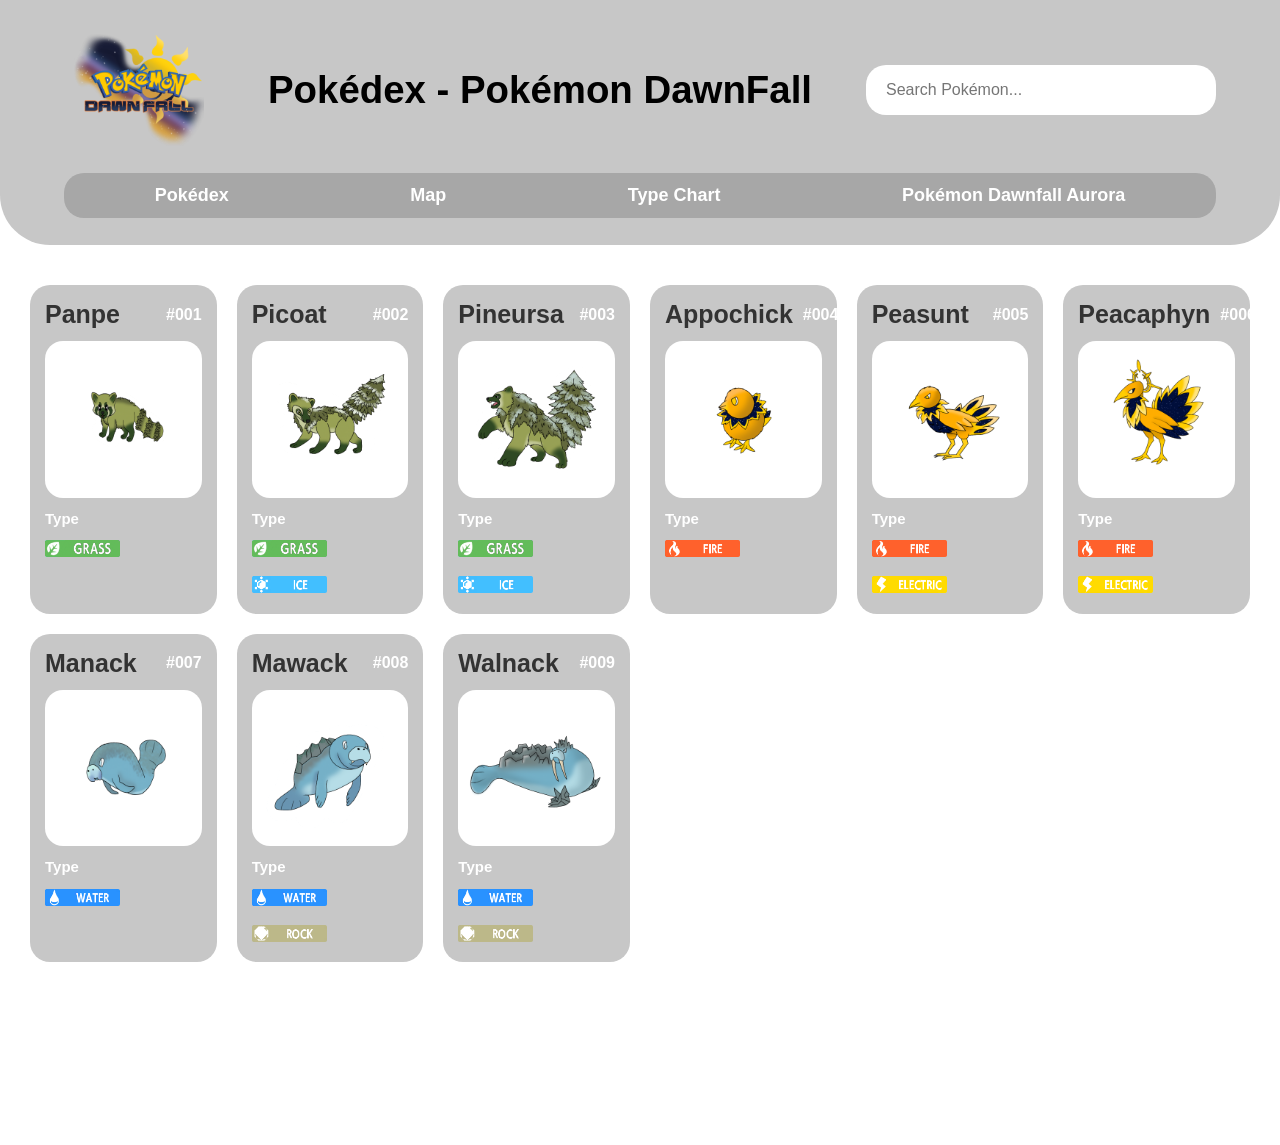
<file: index.html>
<!DOCTYPE html>
<html lang="en">
<head>
    <meta charset="UTF-8">
    <meta name="viewport" content="width=device-width, initial-scale=1.0">
    <title>Pokédex - Pokémon DawnFall</title>
    <link rel="stylesheet" href="Css/style.css">
    <link rel="stylesheet" href="Css/variaveis.css">
    <link rel="icon" href="Img/Logos/LogoDawn-Fall.png" type="favicon">
</head>
<body>

    <header>
        <a href="index.html" class="logo">
            <img src="Img/Logos/LogoDawn-Fall.png" alt="Pokémon Dawn Fall Logo">
        </a>
        <h1>Pokédex - Pokémon DawnFall</h1>
        <input type="text" id="pesquisa" placeholder="Search Pokémon...">
        <nav>
            <a href="index.html">Pokédex</a>
            <a href="#">Map</a>
            <a href="#">Type Chart</a>
            <a href="Pages/Aurora.html">Pokémon Dawnfall Aurora</a>
        </nav>
    </header>
    <main class="pokedex">
        <section class="pokemon-card" id="Panpe">
            <div class="pokemon-header">
                <h2>Panpe</h2>
                <span class="pokemon-number">#001</span>
            </div>
            <picture class="pokemon-artwork">
                <img src="Img/Pokémons/Panpe.png" alt="Panpe Pokémon">
            </picture>
            <div class="pokemon-info">
                <span class="info-label">Type</span>
                <div class="pokemon-types">
                    <img class="types" src="Img/Type Icons/Grass.png" alt="Grass">
                </div>
            </div>
        </section>
        <section class="pokemon-card" id="Picoat">
            <div class="pokemon-header">
                <h2>Picoat</h2>
                <span class="pokemon-number">#002</span>
            </div>
            <picture class="pokemon-artwork">
                <img src="Img/Pokémons/Picoat.png" alt="Picoat Pokémon">
            </picture>
            <div class="pokemon-info">
                <span class="info-label">Type</span>
                <div class="pokemon-types">
                    <img class="types" src="Img/Type Icons/Grass.png" alt="Grass">
                    <img class="types" src="Img/Type Icons/Ice.png" alt="Ice">
                </div>
            </div>
        </section>
        <section class="pokemon-card" id="Pineursa">
            <div class="pokemon-header">
                <h2>Pineursa</h2>
                <span class="pokemon-number">#003</span>
            </div>
            <picture class="pokemon-artwork">
                <img src="Img/Pokémons/Pineursa.png" alt="Pineursa Pokémon">
            </picture>
            <div class="pokemon-info">
                <span class="info-label">Type</span>
                <div class="pokemon-types">
                    <img class="types" src="Img/Type Icons/Grass.png" alt="Grass">
                    <img class="types" src="Img/Type Icons/Ice.png" alt="Ice">
                </div>
            </div>
        </section>
         <section class="pokemon-card" id="Appochick">
            <div class="pokemon-header">
                <h2>Appochick</h2>
                <span class="pokemon-number">#004</span>
            </div>
            <picture class="pokemon-artwork">
                <img src="Img/Pokémons/Appochick.png" alt="Appochick Pokémon">
            </picture>
            <div class="pokemon-info">
                <span class="info-label">Type</span>
                <div class="pokemon-types">
                    <img class="types" src="Img/Type Icons/Fire.png" alt="Fire">
                </div>
            </div>
        </section>
         <section class="pokemon-card" id="Peasunt">
            <div class="pokemon-header">
                <h2>Peasunt</h2>
                <span class="pokemon-number">#005</span>
            </div>
            <picture class="pokemon-artwork">
                <img src="Img/Pokémons/Peasunt.png" alt="Peasunt Pokémon">
            </picture>
            <div class="pokemon-info">
                <span class="info-label">Type</span>
                <div class="pokemon-types">
                    <img class="types" src="Img/Type Icons/Fire.png" alt="Fire">
                    <img class="types" src="Img/Type Icons/Electric.png" alt="Electric">
                </div>
            </div>
        </section>
        <section class="pokemon-card" id="Peacaphyn">
            <div class="pokemon-header">
                <h2>Peacaphyn</h2>
                <span class="pokemon-number">#006</span>
            </div>
            <picture class="pokemon-artwork">
                <img src="Img/Pokémons/Peacaphyn.png" alt="Peacaphyn Pokémon">
            </picture>
            <div class="pokemon-info">
                <span class="info-label">Type</span>
                <div class="pokemon-types">
                    <img class="types" src="Img/Type Icons/Fire.png" alt="Fire">
                    <img class="types" src="Img/Type Icons/Electric.png" alt="Electric">
                </div>
            </div>
        </section>
         <section class="pokemon-card" id="Manack">
            <div class="pokemon-header">
                <h2>Manack</h2>
                <span class="pokemon-number">#007</span>
            </div>
            <picture class="pokemon-artwork">
                <img src="Img/Pokémons/Manack.png" alt="Manack Pokémon">
            </picture>
            <div class="pokemon-info">
                <span class="info-label">Type</span>
                <div class="pokemon-types">
                    <img class="types" src="Img/Type Icons/Water.png" alt="Water">
                </div>
            </div>
        </section>
         <section class="pokemon-card" id="Mawack">
            <div class="pokemon-header">
                <h2>Mawack</h2>
                <span class="pokemon-number">#008</span>
            </div>
            <picture class="pokemon-artwork">
                <img src="Img/Pokémons/Mawack.png" alt="Mawack Pokémon">
            </picture>
            <div class="pokemon-info">
                <span class="info-label">Type</span>
                <div class="pokemon-types">
                    <img class="types" src="Img/Type Icons/Water.png" alt="Water">
                    <img class="types" src="Img/Type Icons/Rock.png" alt="Rock">
                </div>
            </div>
        </section>
         <section class="pokemon-card" id="Walnack">
            <div class="pokemon-header">
                <h2>Walnack</h2>
                <span class="pokemon-number">#009</span>
            </div>
            <picture class="pokemon-artwork">
                <img src="Img/Pokémons/Walnack.png" alt="Walnack Pokémon">
            </picture>
            <div class="pokemon-info">
                <span class="info-label">Type</span>
                <div class="pokemon-types">
                    <img class="types" src="Img/Type Icons/Water.png" alt="Water">
                    <img class="types" src="Img/Type Icons/Rock.png" alt="Rock">
                </div>
            </div>
        </section>
    </main>
    <script src="Js/script.js"></script>
</body>
</html>
</file>
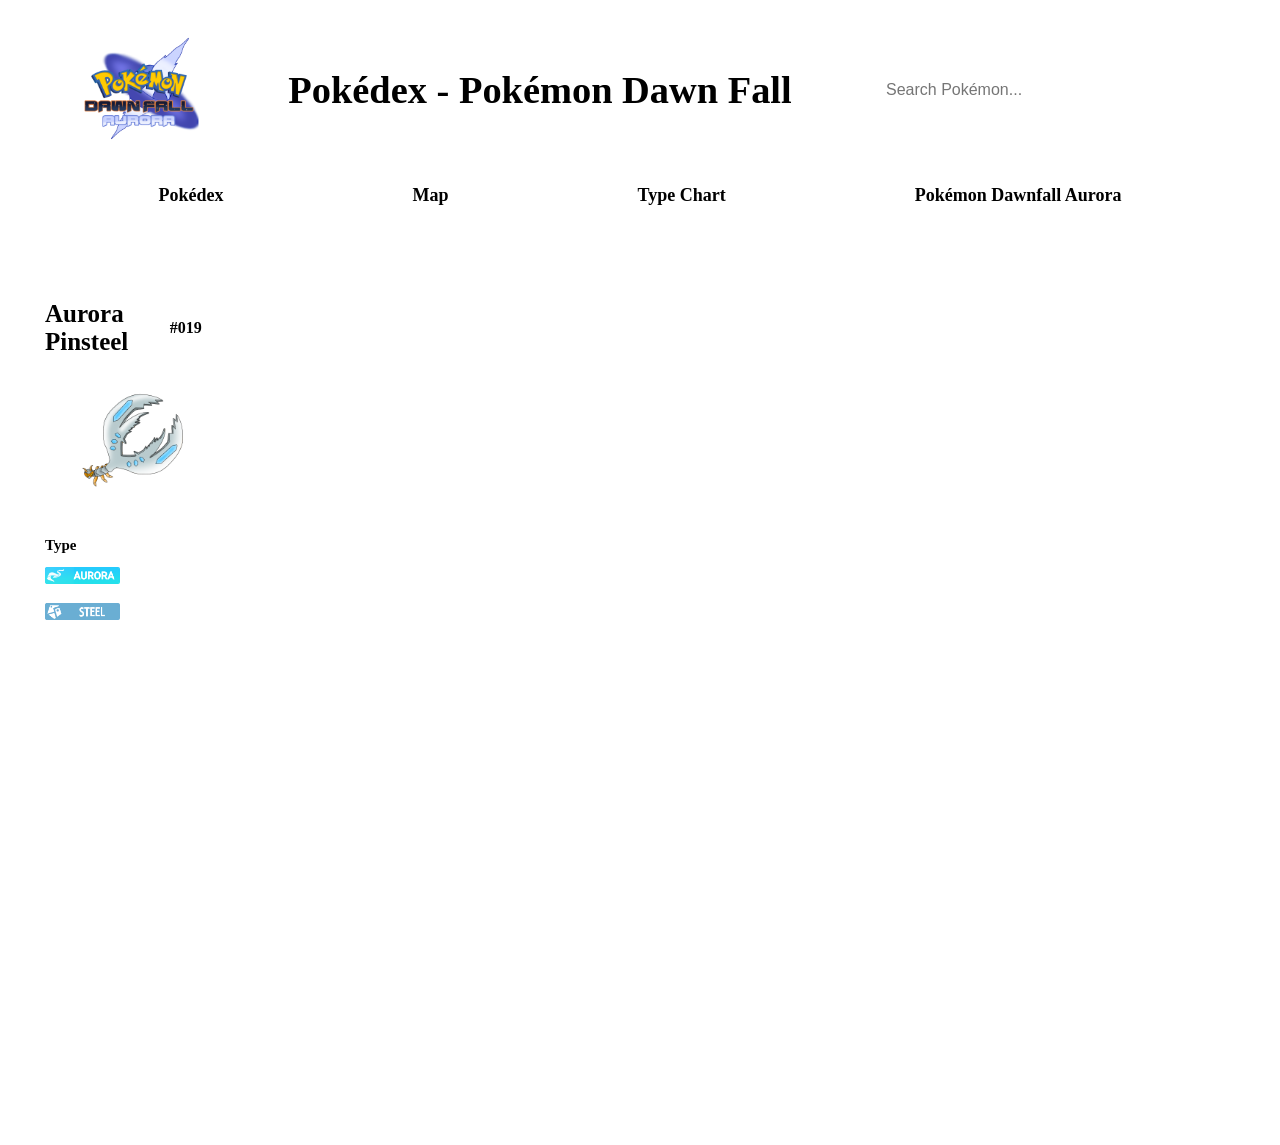
<file: Pages/Aurora.html>
<!DOCTYPE html>
<html lang="en">
<head>
    <meta charset="UTF-8">
    <meta name="viewport" content="width=device-width, initial-scale=1.0">
    <title>Pokédex - Pokémon Dawn Fall</title>
    <link rel="stylesheet" href="../Css/style.css">
    <link rel="icon" href="../Img/Logos/LogoDawn-FallAurora.png" type="favicon">
</head>
<body>

    <header>
        <a href="../index.html" class="logo">
            <img src="../Img/Logos/LogoDawn-FallAurora.png" alt="Pokémon Dawn Fall Logo">
        </a>
        <h1>Pokédex - Pokémon Dawn Fall</h1>
        <input type="text" id="pesquisa" placeholder="Search Pokémon...">
        <nav>
            <a href="../index.html">Pokédex</a>
            <a href="#">Map</a>
            <a href="#">Type Chart</a>
            <a href="Pages/Aurora.html">Pokémon Dawnfall Aurora</a>
        </nav>
    </header>
    <main class="pokedex">
        <section class="pokemon-card" id="Aurora-Pinsteel">
            <div class="pokemon-header">
                <h2>Aurora Pinsteel</h2>
                <span class="pokemon-number">#019</span>
            </div>
            <picture class="pokemon-artwork">
                <img src="../Img/Pokémons/Aurora Pinsteel.png" alt="Aurora Pinsteel Pokémon">
            </picture>
            <div class="pokemon-info">
                <span class="info-label">Type</span>
                <div class="pokemon-types">
                    <img class="types" src="../Img/Type Icons/Aurora.png" alt="Aurora">
                    <img class="types" src="../Img/Type Icons/Steel.png" alt="Steel">
                </div>
            </div>
        </section>
    </main>
    <script src="../Js/script.js"></script>
</body>
</html>
</file>
<file: Css/style.css>
* {
    box-sizing: border-box;
}
body {
    background-color: var(--color-background);
    font-family: var(--font-primary);
    margin: 0;
}
header {
    background-color: var(--color-primary);
    width: 100%;
    min-height: 220px;
    padding: 25px 5%;
    display: grid;
    grid-template-columns: 150px 1fr 350px;
    grid-template-rows: 1fr 50px;
    align-items: center;
    gap: 15px 30px;
    border-radius: 0 0 50px 50px;
}
header .logo {
    grid-column: 1;
    grid-row: 1;
    display: flex;
    justify-content: center;
}
header img {
    width: 130px;
    max-width: 100%;
    height: auto;
}
header h1 {
    grid-column: 2;
    grid-row: 1;
    font-size: clamp(25px, 3vw, 45px);
    text-align: center;
    margin: 0;
}
header input {
    grid-column: 3;
    grid-row: 1;
    width: 100%;
    height: 50px;
    padding: 0 20px;
    background-color: var(--color-background);
    border: none;
    border-radius: 20px;
    font-size: 16px;
    outline: none;
}
header nav {
    grid-column: 1 / 4;
    grid-row: 2;
    width: 100%;
    height: 45px;
    display: flex;
    justify-content: space-around;
    align-items: center;
    background-color: var(--color-secondary);
    border-radius: 20px;
}
nav a {
    text-decoration: none;
    color: var(--color-text-light);
    font-size: 18px;
    font-weight: bold;
    transition: 0.2s;
}
nav a:hover {
    text-decoration: underline;
}
main.pokedex {
    width: 100%;
    max-width: 1800px;
    min-height: 100vh;
    margin: 0 auto;
    padding: 40px 30px;
    display: grid;
    grid-template-columns: repeat(6, minmax(0, 1fr));
    grid-auto-rows: max-content;
    gap: 20px;
    align-items: stretch;
}
.pokemon-card {
    width: 100%;
    min-width: 0;
    padding: 15px;
    background-color: var(--color-primary);
    border-radius: 20px;
    display: flex;
    flex-direction: column;
    gap: 12px;
}
.pokemon-card:hover {
    transform:translateY(-5px)
}
.pokemon-header {
    width: 100%;
    display: flex;
    justify-content: space-between;
    align-items: center;
    gap: 10px;
}
.pokemon-header h2 {
    margin: 0;
    font-size: 25px;
    color: var(--color-text);
}
.pokemon-number {
    font-size: 16px;
    font-weight: bold;
    color: var(--color-text-light);
}
.pokemon-artwork {
    width: 100%;
    aspect-ratio: 1 / 1;
    display: flex;
    justify-content: center;
    align-items: center;
    background-color: var(--color-background);
    border-radius: 18px;
    overflow: hidden;
}
.pokemon-artwork img {
    width: 90%;
    height: 90%;
    object-fit: contain;
}
.pokemon-info {
    display: flex;
    flex-direction: column;
    gap: 8px;
}
.info-label {
    font-size: 15px;
    font-weight: bold;
    color: var(--color-text-light);
}
.pokemon-types {
    display: flex;
    align-items: center;
    gap: 8px;
    flex-wrap: wrap;
}
.types {
    width: 75px;
    height: 28px;
    object-fit: contain;
}
@media (max-width: 1200px) {
    main.pokedex {
        grid-template-columns: repeat(4, minmax(0, 1fr));
    }
}
@media (max-width: 900px) {
    main.pokedex {
        grid-template-columns: repeat(3, minmax(0, 1fr));
        gap: 15px;
        padding: 25px 20px;
    }
}
@media (max-width: 550px) {
    main.pokedex {
        grid-template-columns: repeat(2, minmax(0, 1fr));
        gap: 12px;
        padding: 20px 12px;
    }
    .pokemon-card {
        padding: 12px;
        border-radius: 18px;
        gap: 10px;
    }
    .pokemon-header h2 {
        font-size: 18px;
    }
    .pokemon-number {
        font-size: 12px;
    }
    .types {
        width: 55px;
        height: 23px;
    }
}
@media (max-width: 350px) {
    main.pokedex {
        grid-template-columns: 1fr;
    }
}
@media (max-width: 900px) {
    header {
        grid-template-columns: 100px 1fr;
        grid-template-rows: auto auto auto;
        gap: 15px;
        padding: 20px 4%;
    }
    header .logo {
        grid-column: 1;
        grid-row: 1;
    }
    header img {
        width: 90px;
    }
    header h1 {
        grid-column: 2;
        grid-row: 1;
        font-size: 30px;
    }
    header input {
        grid-column: 1 / 3;
        grid-row: 2;
    }
    header nav {
        grid-column: 1 / 3;
        grid-row: 3;
    }
}
@media (max-width: 550px) {
    header {
        grid-template-columns: 1fr;
        grid-template-rows: auto auto auto auto;
        padding: 20px;
        border-radius: 0 0 30px 30px;
    }
    header .logo {
        grid-column: 1;
        grid-row: 1;
    }
    header img {
        width: 100px;
    }
    header h1 {
        grid-column: 1;
        grid-row: 2;
        font-size: 25px;
        text-align: center;
    }
    header input {
        grid-column: 1;
        grid-row: 3;
        height: 45px;
    }
    header nav {
        grid-column: 1;
        grid-row: 4;
        height: auto;
        min-height: 45px;
        gap: 10px;
        padding: 12px 5px;
    }
    nav a {
        font-size: 14px;
    }
    main {
        padding: 20px 15px;
    }
    main section {
        min-height: 400px;
        padding: 20px;
        border-radius: 25px;
    }
    main section h1 {
        font-size: 26px;
    }
}
</file>
<file: Css/variaveis.css>
:root {
    --color-primary: #c7c7c7;
    --color-secondary: #a7a7a7;
    --color-background: #ffffff;
    --color-surface: #f5f5f5;
    --color-text: #333333;
    --color-text-light: #666666;
    --color-text-light: #ffffff;
    --font-primary: Arial, sans-serif;
    --font-size-small: 14px;
    --font-size-normal: 16px;
    --font-size-large: 25px;
    --font-size-title: 45px;
    --spacing-small: 8px;
    --spacing-medium: 16px;
    --spacing-large: 24px;
    --spacing-xl: 40px;
    --radius-small: 10px;
    --radius-medium: 20px;
    --radius-large: 40px;
    --shadow-card: 0 8px 18px rgba(0, 0, 0, 0.15);
    --transition-default: 0.2s ease;
}
</file>
